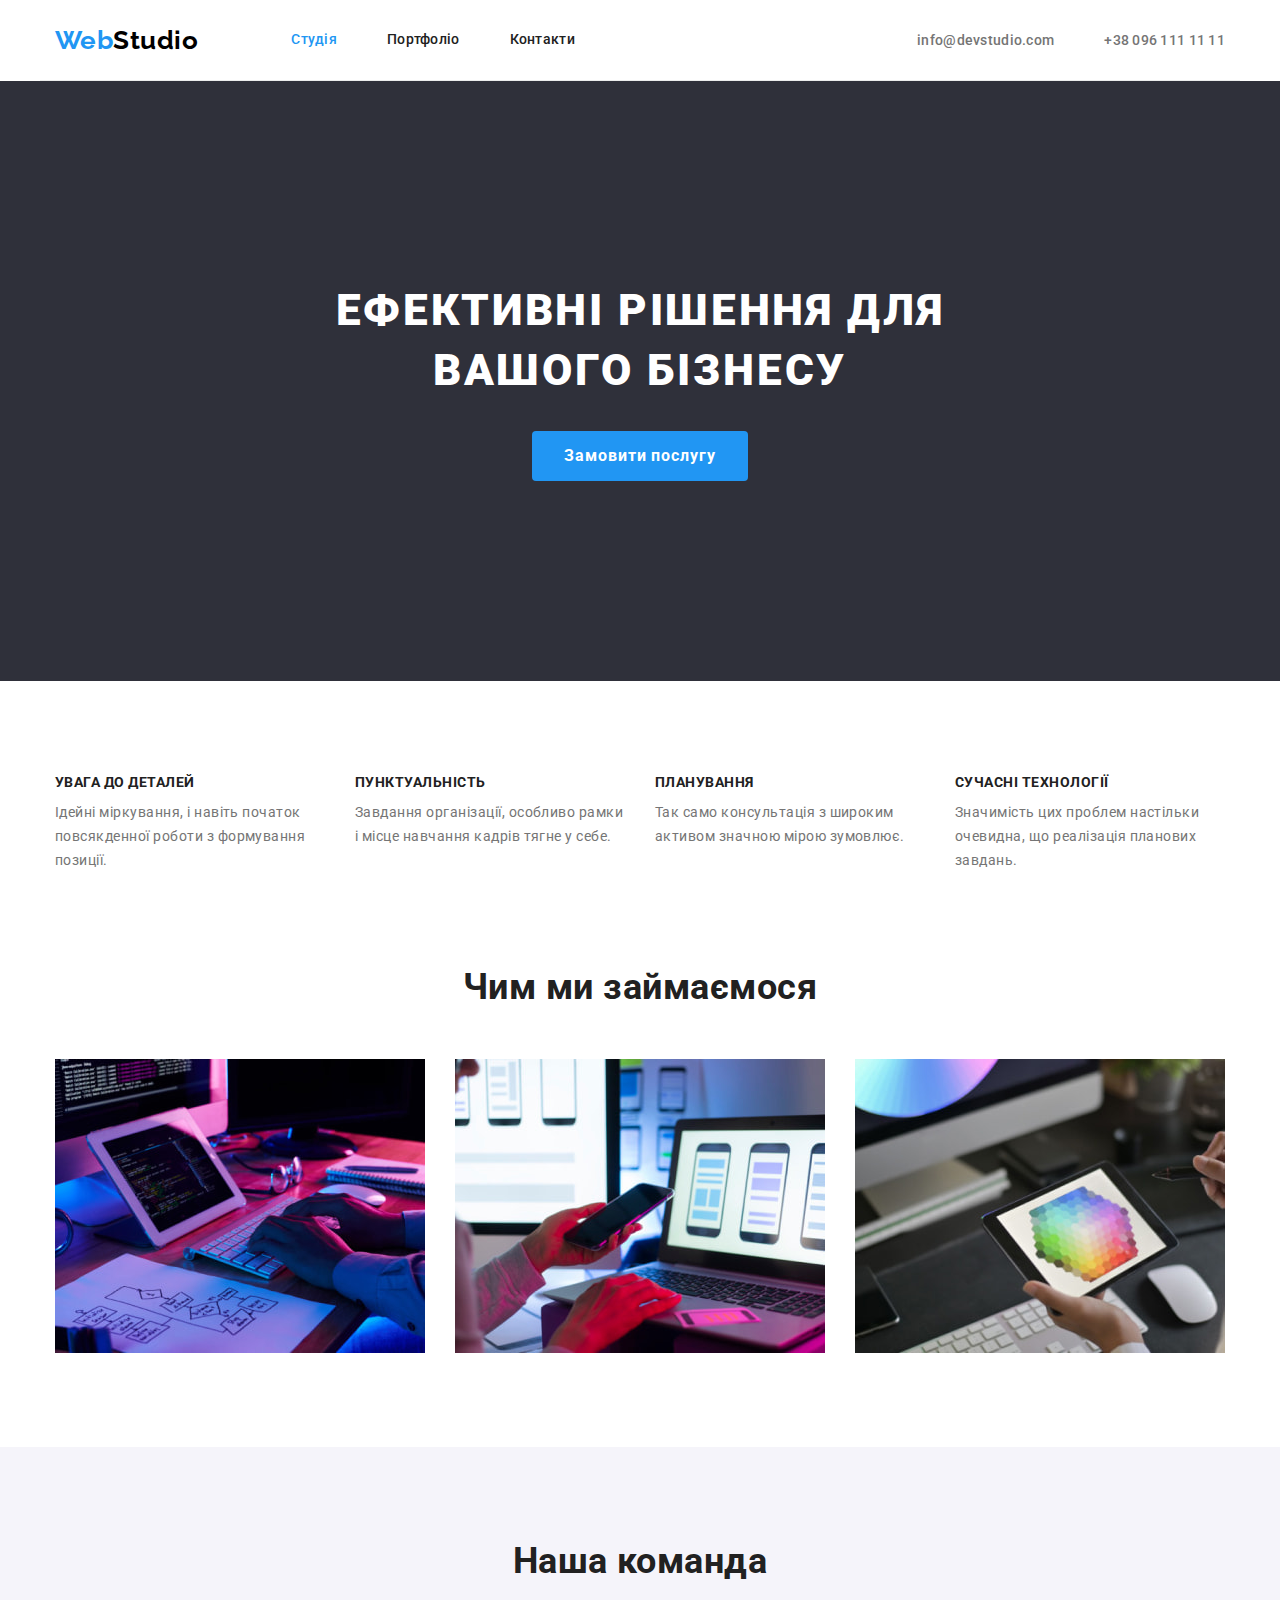
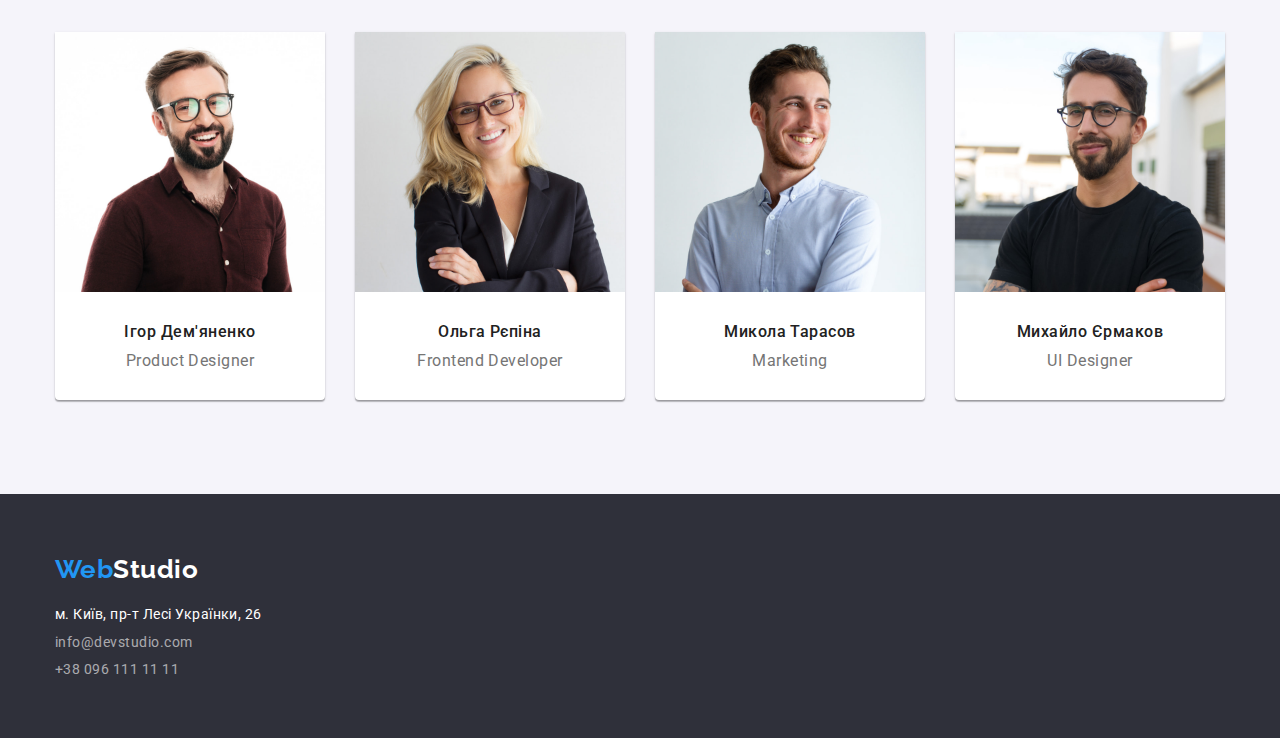
<file: index.html>
<!DOCTYPE html>
<html lang="uk">
<head>
  <meta charset="UTF-8">
  <meta http-equiv="X-UA-Compatible" content="IE=edge">
  <meta name="viewport" content="width=device-width, initial-scale=1.0">
  <title>WebStudio - Головна</title>
  
  <!-- Normalize -->
  <link rel="stylesheet" href="https://cdn.jsdelivr.net/npm/modern-normalize@1.1.0/modern-normalize.min.css">

  <!-- Fonts -->
  <link rel="preconnect" href="https://fonts.googleapis.com">
  <link rel="preconnect" href="https://fonts.gstatic.com" crossorigin>
  <link href="https://fonts.googleapis.com/css2?family=Raleway:wght@700&family=Roboto:wght@400;500;700;900&display=swap"
   rel="stylesheet">

  <!-- Connected CSS files -->
  <link rel="stylesheet" href="css/styles.css">
</head>
<body>
  <!-- Header -->
  <header class="header">
    <div class="container header-flex-container">
    <!-- Logo in header -->
    <a class="header-logo" href="index.html">
      <span class="header-logo-text-web">Web</span><span class="header-logo-text-studio">Studio</span>
    </a>
    <!-- Menu Nav -->
    <nav>
      <ul class="navigation-items">
        <li class="navigation-item"><a class="navigation-item-link active-page" href="index.html">Студія</a></li>
        <li class="navigation-item"><a class="navigation-item-link" href="portfolio.html">Портфоліо</a></li>
        <li class="navigation-item"><a class="navigation-item-link" href="">Контакти</a></li>
      </ul>
    </nav>
    <!-- Contacts in header -->
    <ul class="header-contacts">
      <li class="header-contact-item"><a class="header-contact" href="mailto:info@devstudio.com">info@devstudio.com</a></li>
      <li class="header-contact-item"><a class="header-contact" href="tel:+380961111111">+38 096 111 11 11</a></li>
    </ul></div>
  </header>
  <!-- Main -->
  <main class="main">
    <!-- Hero -->
    <section class="hero">
      <div class="container">
        <h1 class="hero-title">Ефективні рішення для вашого бізнесу</h1>
        <button class="hero-button" type="button">Замовити послугу</button>
      </div>
    </section>
    <!-- features -->
    <section class="section features">
      <div class="container">
        <ul class="features-items">
          <li class="feature-item">
            <h3 class="feature-title">Увага до деталей</h3>
            <p class="features-description">Ідейні міркування, і навіть початок повсякденної роботи з формування позиції.</p>
          </li>
          <li class="feature-item">
            <h3 class="feature-title">Пунктуальність</h3>
            <p class="features-description">Завдання організації, особливо рамки і місце навчання кадрів тягне у себе.</plass=>
          </li>
          <li class="feature-item">
            <h3 class="feature-title">Планування</h3>
            <p class="features-description">Так само консультація з широким активом значною мірою зумовлює.</p>
          </li>
          <li class="feature-item">
            <h3 class="feature-title">Сучасні технології</h3>
            <p class="features-description">Значимість цих проблем настільки очевидна, що реалізація планових завдань.</p>
          </li>
        </ul>
      </div>
    </section>
    <!-- Work -->
    <section class="section work">
      <div class="container">
        <h2 class="work-title">Чим ми займаємося</h2>
          <ul class="work-items">
            <li class="work-item"><img class="work-item-img" src="images/general/close-up-image-programer-working-his-desk-office.jpg" alt="крупним планом зображення програміста, який працює на робочому столі в офісі" width="370"></li>
            <li class="work-item"><img class="work-item-img" src="images/general/web-ui-designers-are-developing-application-smartphones-team-creators-is-working-interface-mobile-phones.jpg" alt="дизайнери веб-інтерфейсу розробляють програми для смартфонів, команда творців працює над інтерфейсом мобільних телефонів" width="370"></li>
            <li class="work-item"><img class="work-item-img" src="images/general/creative-artist-web-design-with-working-colour-selection-graphic-tablet.jpg" alt="творчий художник веб-дизайн із робочим графічним планшетом із вибором кольорів" width="370"></li>
          </ul>
      </div>
    </section>
    <!-- Team -->
    <section class="section team">
      <div class="container">
        <h2 class="team-title">Наша команда</h2>
          <ul class="team-items">
            <li class="team-item">
                <img class="team-item-img" src="images/general/Ihor-Dem'yanenko.jpg" alt="Ігор Дем'яненко" width="270">
                <h3 class="name">Ігор Дем'яненко</h3>
                <p class="position">Product Designer</p>
            </li>
            <li class="team-item">
                <img class="team-item-img" src="images/general/Olʹha-Ryepina.jpg" alt="Ольга Рєпіна" width="270">
                <h3 class="name">Ольга Рєпіна</h3>
                <p class="position">Frontend Developer</p>
            </li>
            <li class="team-item">
                <img class="team-item-img" src="images/general/Mykola-Tarasov.jpg" alt="Микола Тарасов" width="270">
                <h3 class="name">Микола Тарасов</h3>
                <p class="position">Marketing</p>
            </li>
            <li class="team-item">
                <img class="team-item-img" src="images/general/Mykhaylo-Yermakov.jpg" alt="Михайло Єрмаков" width="270">
                <h3 class="name">Михайло Єрмаков</h3>
                <p class="position">UI Designer</p>
            </li>
          </ul>
      </div>
    </section>
  </main>
  <!-- Footer -->
  <footer class="footer">
    <div class="container">
      <!-- Logo in footer -->
      <a class="footer-logo" href="index.html">
        <span class="footer-logo-text-web">Web</span><span class="footer-logo-text-studio">Studio</span>
      </a>
      <!-- Footer address -->
      <address>
        <ul class="adress-items">
          <li class="adress-item"><a class="company-address" href="https://goo.gl/maps/HFRotfu45Rd6xeX8A" target="_blank" rel="noreferrer noopener">м. Київ, пр-т Лесі Українки, 26</a></li>
          <li class="adress-item"><a class="contact-footer" href="mailto:info@devstudio.com">info@devstudio.com</a></li>
          <li class="adress-item"><a class="contact-footer" href="tel:+380961111111">+38 096 111 11 11</a></li>
        </ul>
      </address>
    </div>
  </footer>
</body>
</html>
</file>
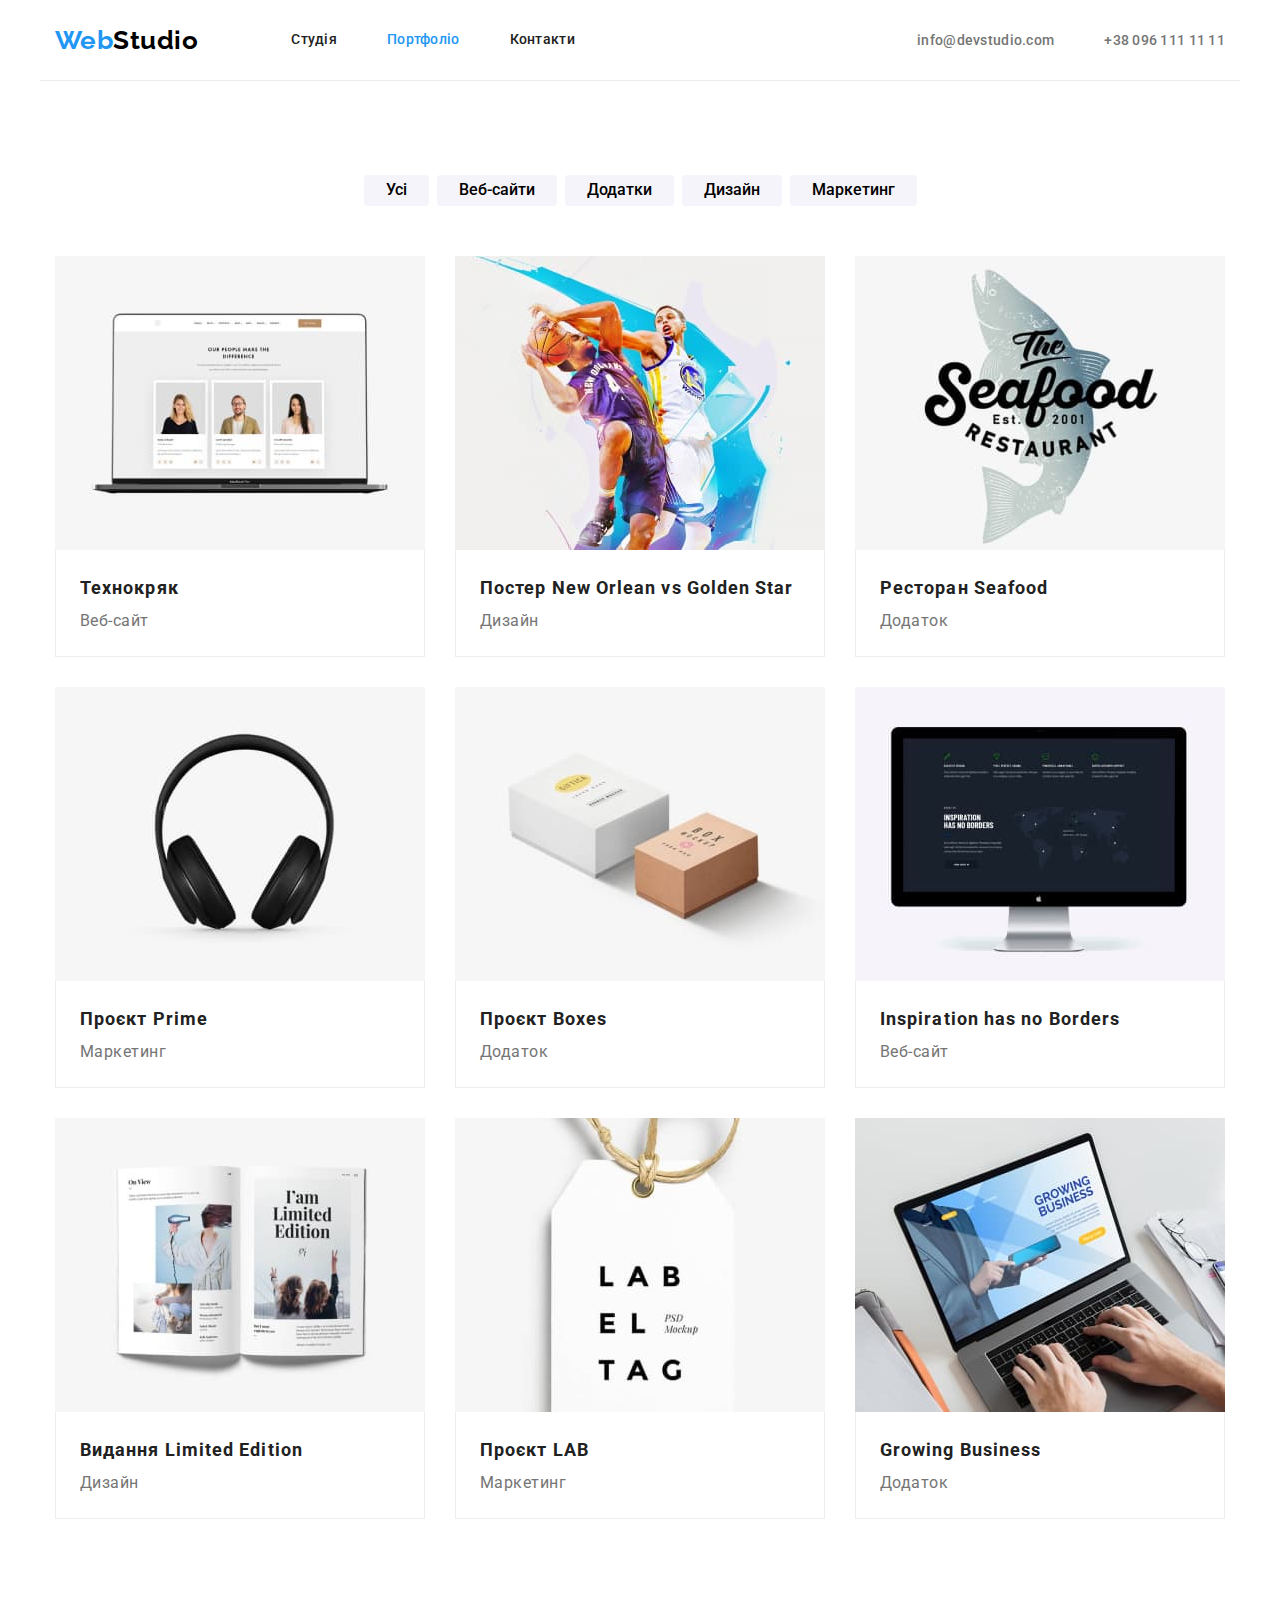
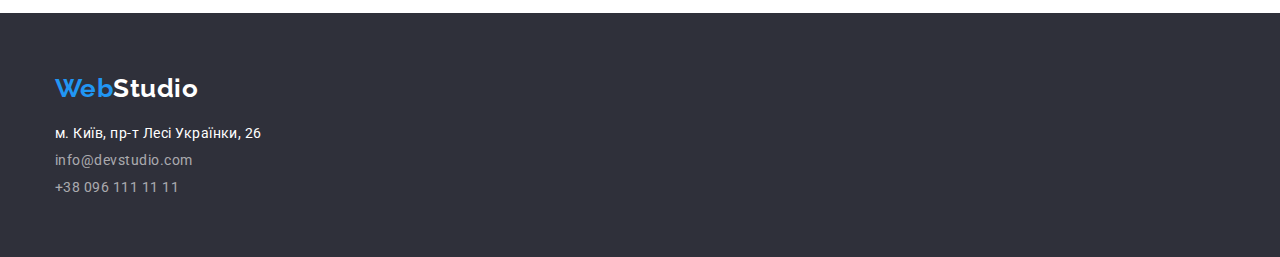
<file: portfolio.html>
<!DOCTYPE html>
<html lang="uk">
  <head>
    <meta charset="UTF-8" />
    <meta http-equiv="X-UA-Compatible" content="IE=edge" />
    <meta name="viewport" content="width=device-width, initial-scale=1.0" />
    <title>Портфоліо</title>

    <!-- Normalize -->
    <link
      rel="stylesheet"
      href="https://cdn.jsdelivr.net/npm/modern-normalize@1.1.0/modern-normalize.min.css"
    />

    <!-- Fonts -->
    <link rel="preconnect" href="https://fonts.googleapis.com" />
    <link rel="preconnect" href="https://fonts.gstatic.com" crossorigin />
    <link
      href="https://fonts.googleapis.com/css2?family=Raleway:wght@700&family=Roboto:wght@400;500;700;900&display=swap"
      rel="stylesheet"
    />

    <!-- Connected CSS files -->
    <link rel="stylesheet" href="css/styles.css" />
  </head>
  <body>
    <!-- Header -->
    <header class="header">
      <div class="container header-flex-container">
        <!-- Logo in header -->
        <a class="header-logo" href="index.html">
          <span class="header-logo-text-web">Web</span
          ><span class="header-logo-text-studio">Studio</span>
        </a>
        <!-- Menu Nav -->
        <nav>
          <ul class="navigation-items">
            <li class="navigation-item">
              <a class="navigation-item-link" href="index.html">Студія</a>
            </li>
            <li class="navigation-item">
              <a class="navigation-item-link active-page" href="portfolio.html"
                >Портфоліо</a
              >
            </li>
            <li class="navigation-item">
              <a class="navigation-item-link" href="">Контакти</a>
            </li>
          </ul>
        </nav>
        <!-- Contacts in header -->
        <ul class="header-contacts">
          <li class="header-contact-item">
            <a class="header-contact" href="mailto:info@devstudio.com"
              >info@devstudio.com</a
            >
          </li>
          <li class="header-contact-item">
            <a class="header-contact" href="tel:+380961111111"
              >+38 096 111 11 11</a
            >
          </li>
        </ul>
      </div>
    </header>
    <!-- Main -->
    <main class="main">
      <section class="section projects">
        <div class="container">
          <!-- Filters -->
          <ul class="filter-buttons">
            <li><button class="filter-button" type="button">Усі</button></li>
            <li>
              <button class="filter-button" type="button">Веб-сайти</button>
            </li>
            <li>
              <button class="filter-button" type="button">Додатки</button>
            </li>
            <li><button class="filter-button" type="button">Дизайн</button></li>
            <li>
              <button class="filter-button" type="button">Маркетинг</button>
            </li>
          </ul>
          <!-- Projects-list -->
          <ul class="projects-list">
            <li class="project">
              <a class="project-link" href="">
                <img
                  class="project-link-img"
                  src="images/portfolio/portfolio1.jpg"
                  alt=""
                  class="project-image"
                  width="370"
                />
                <div class="project-description">
                  <h2 class="project-title">Технокряк</h2>
                  <p class="project-type">Веб-сайт</p>
                </div>
              </a>
            </li>
            <li class="project">
              <a class="project-link" href="">
                <img
                  class="project-link-img"
                  src="images/portfolio/portfolio2.jpg"
                  alt=""
                  class="project-image"
                  width="370"
                />
                <div class="project-description">
                  <h2 class="project-title">
                    Постер New Orlean vs Golden Star
                  </h2>
                  <p class="project-type">Дизайн</p>
                </div>
              </a>
            </li>
            <li class="project">
              <a class="project-link" href="">
                <img
                  class="project-link-img"
                  src="images/portfolio/portfolio3.jpg"
                  alt=""
                  class="project-image"
                  width="370"
                />
                <div class="project-description">
                  <h2 class="project-title">Ресторан Seafood</h2>
                  <p class="project-type">Додаток</p>
                </div>
              </a>
            </li>
            <li class="project">
              <a class="project-link" href="">
                <img
                  class="project-link-img"
                  src="images/portfolio/portfolio4.jpg"
                  alt=""
                  class="project-image"
                  width="370"
                />
                <div class="project-description">
                  <h2 class="project-title">Проєкт Prime</h2>
                  <p class="project-type">Маркетинг</p>
                </div>
              </a>
            </li>
            <li class="project">
              <a class="project-link" href="">
                <img
                  class="project-link-img"
                  src="images/portfolio/portfolio5.jpg"
                  alt=""
                  class="project-image"
                  width="370"
                />
                <div class="project-description">
                  <h2 class="project-title">Проєкт Boxes</h2>
                  <p class="project-type">Додаток</p>
                </div>
              </a>
            </li>
            <li class="project">
              <a class="project-link" href="">
                <img
                  class="project-link-img"
                  src="images/portfolio/portfolio6.jpg"
                  alt=""
                  class="project-image"
                  width="370"
                />
                <div class="project-description">
                  <h2 class="project-title">Inspiration has no Borders</h2>
                  <p class="project-type">Веб-сайт</p>
                </div>
              </a>
            </li>
            <li class="project">
              <a class="project-link" href="">
                <img
                  class="project-link-img"
                  src="images/portfolio/portfolio7.jpg"
                  alt=""
                  class="project-image"
                  width="370"
                />
                <div class="project-description">
                  <h2 class="project-title">Видання Limited Edition</h2>
                  <p class="project-type">Дизайн</p>
                </div>
              </a>
            </li>
            <li class="project">
              <a class="project-link" href="">
                <img
                  class="project-link-img"
                  src="images/portfolio/portfolio8.jpg"
                  alt=""
                  class="project-image"
                  width="370"
                />
                <div class="project-description">
                  <h2 class="project-title">Проєкт LAB</h2>
                  <p class="project-type">Маркетинг</p>
                </div>
              </a>
            </li>
            <li class="project">
              <a class="project-link" href="">
                <img
                  class="project-link-img"
                  src="images/portfolio/portfolio9.jpg"
                  alt=""
                  class="project-image"
                  width="370"
                />
                <div class="project-description">
                  <h2 class="project-title">Growing Business</h2>
                  <p class="project-type">Додаток</p>
                </div>
              </a>
            </li>
          </ul>
        </div>
      </section>
    </main>
    <!-- Footer -->
    <footer class="footer">
      <div class="container">
        <!-- Logo in footer -->
        <a class="footer-logo" href="index.html">
          <span class="footer-logo-text-web">Web</span
          ><span class="footer-logo-text-studio">Studio</span>
        </a>
        <!-- Footer address -->
        <address>
          <ul class="adress-items">
            <li class="adress-item">
              <a
                class="company-address"
                href="https://goo.gl/maps/HFRotfu45Rd6xeX8A"
                target="_blank"
                rel="noreferrer noopener"
                >м. Київ, пр-т Лесі Українки, 26</a
              >
            </li>
            <li class="adress-item">
              <a class="contact-footer" href="mailto:info@devstudio.com"
                >info@devstudio.com</a
              >
            </li>
            <li class="adress-item">
              <a class="contact-footer" href="tel:+380961111111"
                >+38 096 111 11 11</a
              >
            </li>
          </ul>
        </address>
      </div>
    </footer>
  </body>
</html>
</file>
<file: css/styles.css>
:root {
  --primery-text-color: #212121;
  --secondary-text-color: #757575;
  --accent-color: #2196f3;
  --main-background-color: #fff;
  --secondary-background-color: #2f303a;
}

h1,
h2,
h3,
h4,
h5,
h6,
p {
  margin-top: 0;
  margin-bottom: 0;
}

ul {
  list-style: none;
  margin-top: 0;
  margin-bottom: 0;
  padding-left: 0;
}

a {
  text-decoration: none;
}

body {
  font-family: "Roboto", sans-serif;
  letter-spacing: 0.03em;
  color: var(--primery-text-color);
}

.container {
  width: 1200px;
  padding-right: 15px;
  padding-left: 15px;
  margin: 0 auto;

  /* outline: 2px solid tomato; */
}

.section {
  padding-top: 94px;
  padding-bottom: 94px;
  /* outline: 2px solid green; */
}

/* Heder styles */
.header {
  background-color: var(--main-background-color);
}

.header-flex-container {
  display: flex;
  align-items: center;
  border-bottom: 1px solid #ececec;
}

/* Heder-logo styles */
.header-logo {
  margin-right: 93px;

  font-family: Raleway;
  font-weight: 700;
  font-size: 26px;
  line-height: 1.19;
  text-decoration: none;
}

.header-logo-text-web {
  color: var(--accent-color);
}

.header-logo-text-studio {
  color: #000;
}

/* Navigation menu style */

.navigation-items {
  display: flex;
}

.navigation-item:not(:last-child) {
  margin-right: 50px;
}

.navigation-item-link {
  display: block;
  padding-top: 32px;
  padding-bottom: 32px;

  font-weight: 500;
  font-size: 14px;
  line-height: 1.14;
  letter-spacing: 0.02em;
  color: var(--primery-text-color);
  text-decoration: none;
}

.navigation-item-link:hover,
.navigation-item-link:focus {
  color: var(--accent-color);
}

.active-page {
  font-weight: 500;
  font-size: 14px;
  line-height: 1.14;
  letter-spacing: 0.02em;
  color: var(--accent-color);
  text-decoration: none;
}

/* Contacts in header styles */

.header-contacts {
  display: flex;
  margin-left: auto;
}

.header-contact {
  font-weight: 500;
  font-size: 14px;
  line-height: 1.14;
  letter-spacing: 0.02em;
  color: var(--secondary-text-color);
  text-decoration: none;
}

.header-contact-item:not(:last-child) {
  margin-right: 50px;
}

.header-contact:hover,
.header-contact:focus {
  color: var(--accent-color);
}

/* Maine styles */

/* Section hero style */

.hero {
  padding-top: 200px;
  padding-bottom: 200px;

  background-color: var(--secondary-background-color);
}

.hero-title {
  min-height: 120px;
  width: 696px;
  margin-right: auto;
  margin-left: auto;
  margin-bottom: 30px;

  font-weight: 900;
  font-size: 44px;
  line-height: 1.36;
  text-align: center;
  letter-spacing: 0.06em;
  text-transform: uppercase;
  color: #ffffff;
}

.hero-button {
  display: block;
  margin-right: auto;
  margin-left: auto;

  padding-top: 10px;
  padding-right: 32px;
  padding-bottom: 10px;
  padding-left: 32px;
  min-width: 216px;

  font-weight: 700;
  font-size: 16px;
  line-height: 1.88;
  text-align: center;
  letter-spacing: 0.06em;
  color: #ffffff;

  background-color: var(--accent-color);
  cursor: pointer;
  border: none;
  border-radius: 4px;
}

.button:hover {
  background-color: #188ce8;
}

/* Section futures styles */

.features-items {
  display: flex;
  gap: 30px;
}

.feature-item {
  width: 270px;
}

.feature-title {
  margin-bottom: 10px;

  font-size: 14px;
  line-height: 1.14;
  text-transform: uppercase;
}

.features-description {
  font-size: 14px;
  line-height: 1.71;
  color: var(--secondary-text-color);
}

/* Section work styles */

.work {
  padding-top: 0;
}

.work-title {
  margin-bottom: 50px;

  font-size: 36px;
  line-height: 1.16;
  text-align: center;
}

.work-items {
  display: flex;
  gap: 30px;
}

.work-item-img {
  display: block;
}

/* Section team styles */

.team {
  background-color: #f5f4fa;
}

.team-title {
  margin-bottom: 50px;

  font-size: 36px;
  line-height: 1.16;
  text-align: center;
}

.team-items {
  display: flex;
  gap: 30px;
}

.team-item {
  background-color: var(--main-background-color);

  box-shadow: 0px 1px 3px rgba(0, 0, 0, 0.12), 0px 1px 1px rgba(0, 0, 0, 0.14),
    0px 2px 1px rgba(0, 0, 0, 0.2);
  border-radius: 0px 0px 4px 4px;
}

.team-item-img {
  display: block;
  margin-bottom: 30px;
}

/* Cards with photos, names and titles of professions */

.name {
  margin-bottom: 10px;

  font-weight: 500;
  font-size: 16px;
  line-height: 1.19;
  text-align: center;
}

.position {
  margin-bottom: 30px;

  font-size: 16px;
  line-height: 1.19;
  text-align: center;
  color: var(--secondary-text-color);
}

/* Footer styles */

.footer {
  padding-top: 60px;
  padding-bottom: 60px;
  background-color: var(--secondary-background-color);
}

/* Footer logo */

.footer-logo {
  display: block;
  margin-bottom: 20px;

  text-decoration: none;
}

.footer-logo-text-web,
.footer-logo-text-studio {
  font-family: "Raleway";
  font-weight: 700;
  font-size: 26px;
  line-height: 1.19;
}

.footer-logo-text-web {
  color: var(--accent-color);
}

.footer-logo-text-studio {
  color: #fff;
}

/* Footer adress */

.adress-item:not(:last-child) {
  margin-bottom: 9px;
}

.company-address {
  font-style: normal;
  font-weight: 400;
  font-size: 14px;
  line-height: 1.17;
  color: #ffffff;
  text-decoration: none;
}

.company-address:hover,
.company-address:focus {
  color: var(--accent-color);
}

.contact-footer {
  font-style: normal;
  font-weight: 400;
  font-size: 14px;
  line-height: 1.17;
  color: rgba(255, 255, 255, 0.6);
  text-decoration: none;
}

.contact-footer:hover,
.contact-footer:focus {
  color: var(--accent-color);
}

/* Portfolio page */

/* Mine styles */

/* Filters */

.filter-buttons {
  display: flex;
  justify-content: center;
  gap: 8px;
  margin-bottom: 50px;
}

.filter-button {
  padding-top: 6px;
  padding-right: 22px;
  padding-bottom: 6px;
  padding-left: 22px;

  font-weight: 500;
  font-size: 16px;
  line-height: 1.16;
  text-align: center;
  cursor: pointer;

  background-color: #f5f4fa;
  border: none;
  border-radius: 4px;
}

.filter-button:hover {
  color: #fff;
  background-color: var(--accent-color);
}

/* Projects */

.projects-list {
  display: flex;
  flex-wrap: wrap;
  gap: 30px;
}

.project {
  background-color: var(--main-background-color);
}

.project-link {
  text-decoration: none;
}

.project-link-img {
  display: block;
}

.project-description {
  padding-top: 20px;
  padding-right: 24px;
  padding-left: 24px;
  padding-bottom: 20px;

  border: 1px solid #eeeeee;
  border-top: none;
}

.project-title {
  font-size: 18px;
  line-height: 2;
  letter-spacing: 0.06em;
  color: var(--primery-text-color);
}

.project-type {
  font-size: 16px;
  line-height: 1.88;
  color: var(--secondary-text-color);
}
</file>
